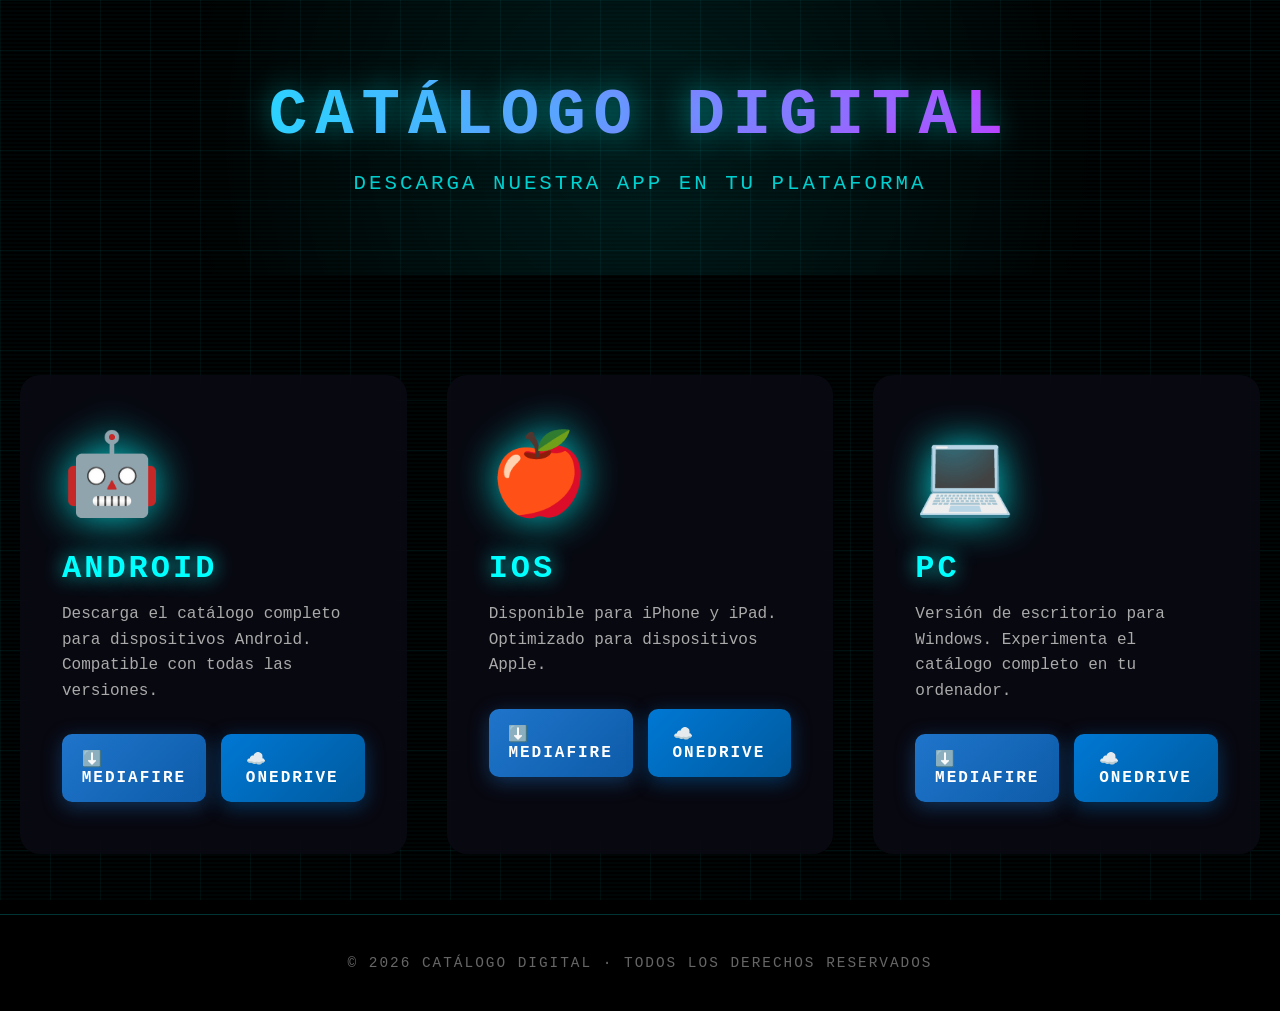
<file: Index.html>
<!DOCTYPE html>
<html lang="es">
<head>
    <meta charset="UTF-8">
    <meta name="viewport" content="width=device-width, initial-scale=1.0">
    <title>Catálogo Digital - Descargas</title>
    <style>
        * {
            margin: 0;
            padding: 0;
            box-sizing: border-box;
        }

        body {
            font-family: 'Courier New', monospace;
            background: #000;
            color: #fff;
            min-height: 100vh;
            overflow-x: hidden;
            position: relative;
        }

        /* FONDO ANIMADO CON GRID */
        body::before {
            content: '';
            position: fixed;
            top: 0;
            left: 0;
            width: 100%;
            height: 100%;
            background-image: 
                linear-gradient(rgba(0, 255, 255, 0.05) 1px, transparent 1px),
                linear-gradient(90deg, rgba(0, 255, 255, 0.05) 1px, transparent 1px);
            background-size: 50px 50px;
            animation: gridMove 20s linear infinite;
            z-index: 0;
        }

        @keyframes gridMove {
            0% { transform: translate(0, 0); }
            100% { transform: translate(50px, 50px); }
        }

        /* EFECTO SCAN LINE */
        body::after {
            content: '';
            position: fixed;
            top: 0;
            left: 0;
            width: 100%;
            height: 100%;
            background: linear-gradient(
                transparent 50%,
                rgba(0, 255, 255, 0.02) 50%
            );
            background-size: 100% 4px;
            pointer-events: none;
            z-index: 1;
        }

        /* HERO */
        .hero {
            position: relative;
            z-index: 2;
            padding: 80px 20px;
            text-align: center;
            background: radial-gradient(circle at center, rgba(0, 255, 255, 0.1) 0%, transparent 70%);
        }

        .hero h1 {
            font-size: 4rem;
            font-weight: 900;
            text-transform: uppercase;
            letter-spacing: 8px;
            background: linear-gradient(90deg, #00ffff, #ff00ff, #00ffff);
            background-size: 200% auto;
            -webkit-background-clip: text;
            -webkit-text-fill-color: transparent;
            background-clip: text;
            animation: gradientShift 3s linear infinite;
            text-shadow: 0 0 30px rgba(0, 255, 255, 0.5);
            margin-bottom: 20px;
        }

        @keyframes gradientShift {
            0% { background-position: 0% center; }
            100% { background-position: 200% center; }
        }

        .hero p {
            font-size: 1.3rem;
            color: #00ffff;
            text-transform: uppercase;
            letter-spacing: 3px;
            opacity: 0.8;
        }

        /* CONTENEDOR PRINCIPAL */
        .container {
            position: relative;
            z-index: 2;
            max-width: 1400px;
            margin: 0 auto;
            padding: 60px 20px;
        }

        /* GRID DE TARJETAS */
        .cards-grid {
            display: grid;
            grid-template-columns: repeat(auto-fit, minmax(350px, 1fr));
            gap: 40px;
            margin-top: 40px;
        }

        /* TARJETA */
        .card {
            position: relative;
            background: rgba(10, 10, 20, 0.8);
            backdrop-filter: blur(10px);
            border: 2px solid transparent;
            border-radius: 20px;
            padding: 50px 40px;
            transition: all 0.4s ease;
            overflow: hidden;
        }

        .card::before {
            content: '';
            position: absolute;
            top: -2px;
            left: -2px;
            right: -2px;
            bottom: -2px;
            background: linear-gradient(45deg, #00ffff, #ff00ff, #00ffff, #ff00ff);
            background-size: 400% 400%;
            border-radius: 20px;
            z-index: -1;
            animation: borderGlow 4s ease infinite;
            opacity: 0;
            transition: opacity 0.4s ease;
        }

        @keyframes borderGlow {
            0%, 100% { background-position: 0% 50%; }
            50% { background-position: 100% 50%; }
        }

        .card:hover::before {
            opacity: 1;
        }

        .card:hover {
            transform: translateY(-10px) scale(1.02);
            box-shadow: 
                0 20px 60px rgba(0, 255, 255, 0.3),
                0 0 40px rgba(255, 0, 255, 0.2);
        }

        /* ICONO */
        .card-icon {
            font-size: 5rem;
            margin-bottom: 25px;
            filter: drop-shadow(0 0 20px rgba(0, 255, 255, 0.8));
            animation: iconFloat 3s ease-in-out infinite;
        }

        @keyframes iconFloat {
            0%, 100% { transform: translateY(0); }
            50% { transform: translateY(-10px); }
        }

        .card h2 {
            font-size: 2rem;
            text-transform: uppercase;
            letter-spacing: 3px;
            margin-bottom: 15px;
            color: #00ffff;
            text-shadow: 0 0 20px rgba(0, 255, 255, 0.8);
        }

        .card p {
            color: #aaa;
            font-size: 1rem;
            margin-bottom: 30px;
            line-height: 1.6;
        }

        /* BOTONES */
        .buttons {
            display: flex;
            gap: 15px;
            flex-wrap: wrap;
        }

        .btn {
            flex: 1;
            min-width: 140px;
            padding: 15px 25px;
            border: none;
            border-radius: 10px;
            font-family: 'Courier New', monospace;
            font-size: 1rem;
            font-weight: 700;
            text-transform: uppercase;
            letter-spacing: 2px;
            text-decoration: none;
            display: inline-flex;
            align-items: center;
            justify-content: center;
            gap: 10px;
            transition: all 0.3s ease;
            position: relative;
            overflow: hidden;
            cursor: pointer;
        }

        .btn::before {
            content: '';
            position: absolute;
            top: 50%;
            left: 50%;
            width: 0;
            height: 0;
            border-radius: 50%;
            background: rgba(255, 255, 255, 0.3);
            transform: translate(-50%, -50%);
            transition: width 0.6s, height 0.6s;
        }

        .btn:hover::before {
            width: 300px;
            height: 300px;
        }

        .btn-mediafire {
            background: linear-gradient(135deg, #1f75cb 0%, #0d5ba8 100%);
            color: white;
            box-shadow: 0 5px 20px rgba(31, 117, 203, 0.4);
        }

        .btn-mediafire:hover {
            transform: translateY(-3px);
            box-shadow: 0 8px 30px rgba(31, 117, 203, 0.6);
        }

        .btn-onedrive {
            background: linear-gradient(135deg, #0078d4 0%, #005a9e 100%);
            color: white;
            box-shadow: 0 5px 20px rgba(0, 120, 212, 0.4);
        }

        .btn-onedrive:hover {
            transform: translateY(-3px);
            box-shadow: 0 8px 30px rgba(0, 120, 212, 0.6);
        }

        /* FOOTER */
        footer {
            position: relative;
            z-index: 2;
            text-align: center;
            padding: 40px 20px;
            border-top: 1px solid rgba(0, 255, 255, 0.2);
            color: #666;
            font-size: 0.9rem;
            letter-spacing: 2px;
            text-transform: uppercase;
        }

        /* RESPONSIVE */
        @media (max-width: 768px) {
            .hero h1 {
                font-size: 2.5rem;
                letter-spacing: 4px;
            }

            .hero p {
                font-size: 1rem;
            }

            .cards-grid {
                grid-template-columns: 1fr;
                gap: 30px;
            }

            .card {
                padding: 40px 30px;
            }

            .card-icon {
                font-size: 4rem;
            }

            .card h2 {
                font-size: 1.5rem;
            }

            .buttons {
                flex-direction: column;
            }

            .btn {
                width: 100%;
            }
        }
    </style>
</head>
<body>

    <!-- HERO -->
    <section class="hero">
        <h1>Catálogo Digital</h1>
        <p>Descarga nuestra app en tu plataforma</p>
    </section>

    <!-- TARJETAS -->
    <div class="container">
        <div class="cards-grid">

            <!-- ANDROID -->
            <div class="card">
                <div class="card-icon">🤖</div>
                <h2>Android</h2>
                <p>Descarga el catálogo completo para dispositivos Android. Compatible con todas las versiones.</p>
                <div class="buttons">
                    <a href="https://www.mediafire.com/TU_ENLACE_ANDROID" target="_blank" class="btn btn-mediafire">
                        ⬇️ MediaFire
                    </a>
                    <a href="https://1drv.ms/TU_ENLACE_ANDROID" target="_blank" class="btn btn-onedrive">
                        ☁️ OneDrive
                    </a>
                </div>
            </div>

            <!-- iOS -->
            <div class="card">
                <div class="card-icon">🍎</div>
                <h2>iOS</h2>
                <p>Disponible para iPhone y iPad. Optimizado para dispositivos Apple.</p>
                <div class="buttons">
                    <a href="https://www.mediafire.com/TU_ENLACE_IOS" target="_blank" class="btn btn-mediafire">
                        ⬇️ MediaFire
                    </a>
                    <a href="https://1drv.ms/TU_ENLACE_IOS" target="_blank" class="btn btn-onedrive">
                        ☁️ OneDrive
                    </a>
                </div>
            </div>

            <!-- PC -->
            <div class="card">
                <div class="card-icon">💻</div>
                <h2>PC</h2>
                <p>Versión de escritorio para Windows. Experimenta el catálogo completo en tu ordenador.</p>
                <div class="buttons">
                    <a href="https://www.mediafire.com/TU_ENLACE_PC" target="_blank" class="btn btn-mediafire">
                        ⬇️ MediaFire
                    </a>
                    <a href="https://1drv.ms/TU_ENLACE_PC" target="_blank" class="btn btn-onedrive">
                        ☁️ OneDrive
                    </a>
                </div>
            </div>

        </div>
    </div>

    <!-- FOOTER -->
    <footer>
        <p>© 2026 Catálogo Digital · Todos los derechos reservados</p>
    </footer>

</body>
</html>
</file>
